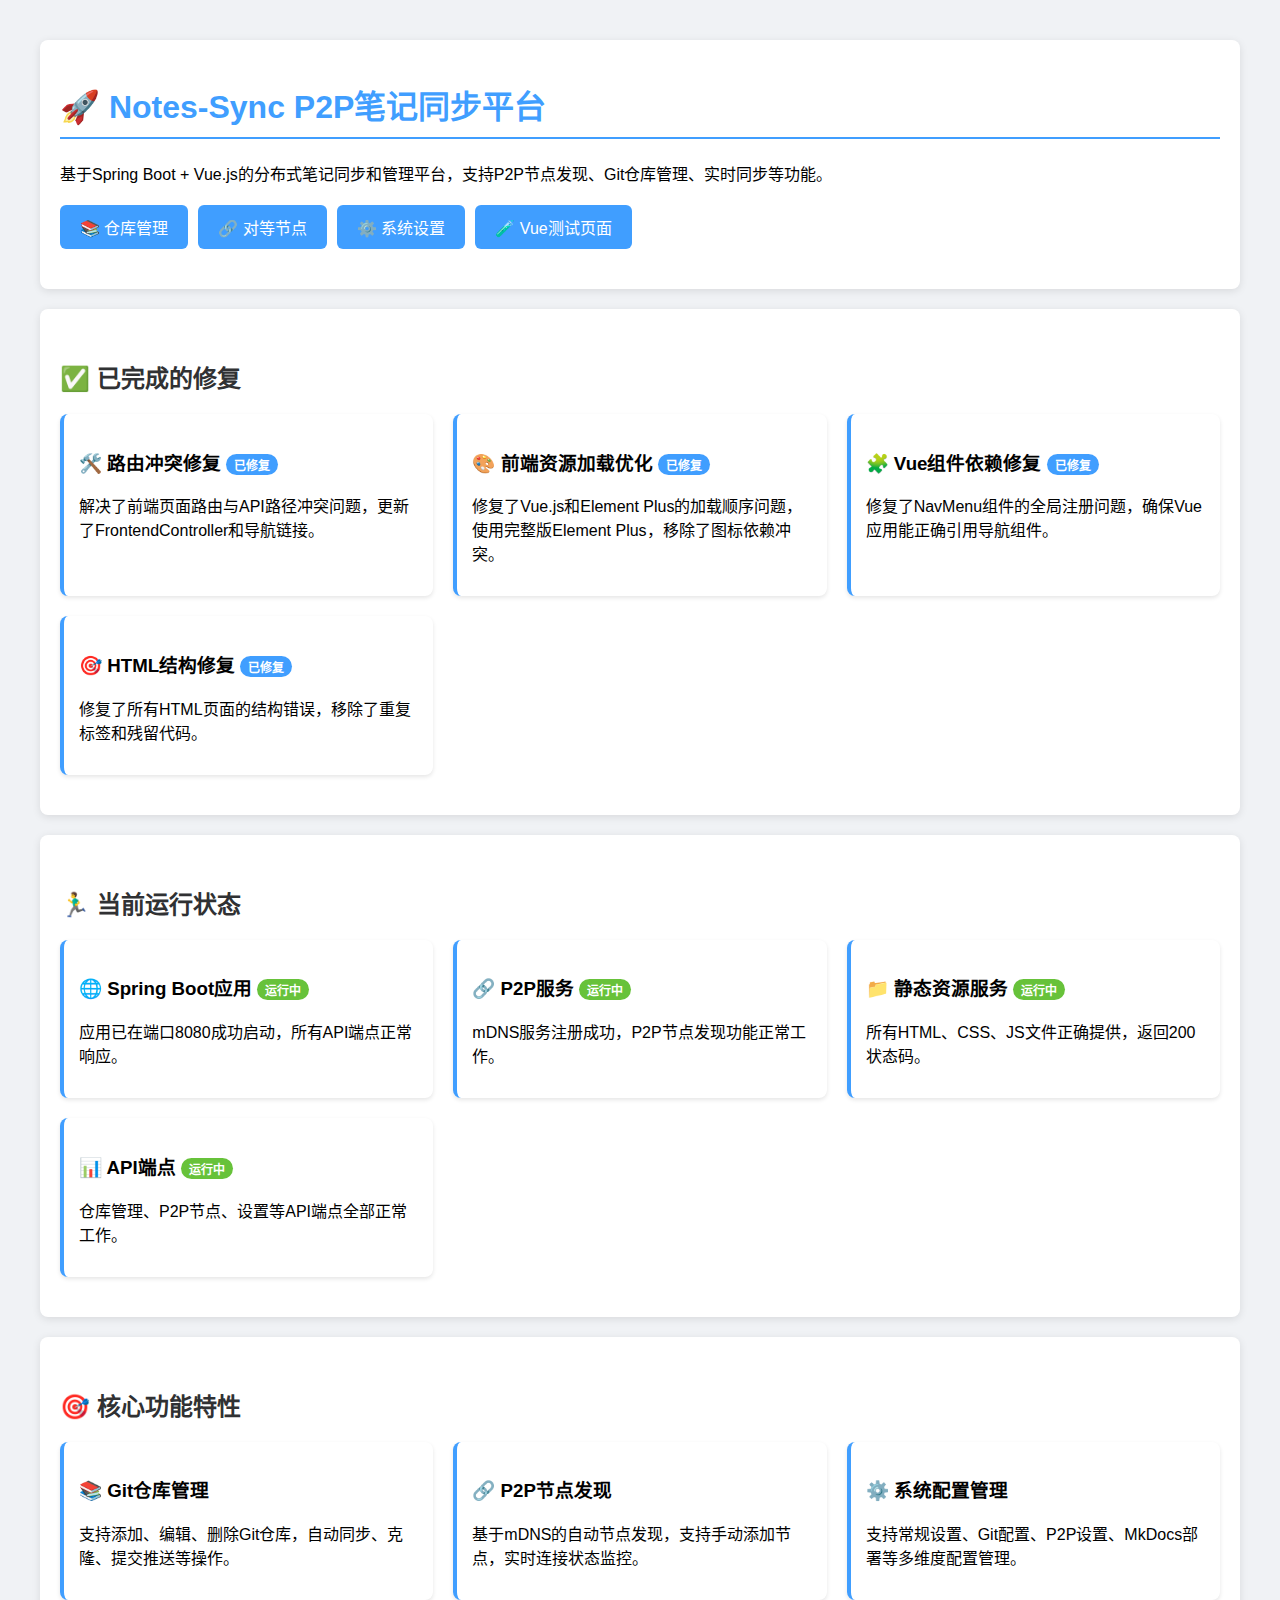
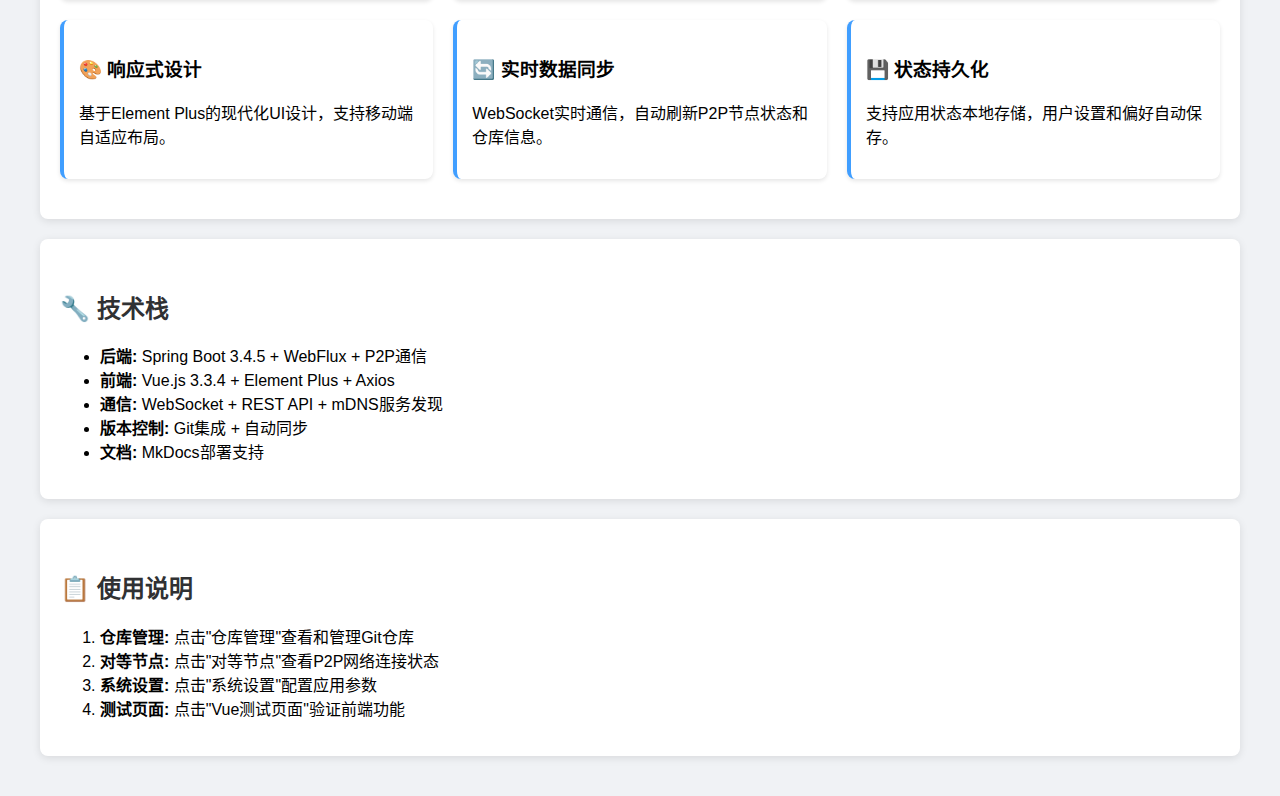
<file: src/main/resources/static/demo.html>
<!DOCTYPE html>
<html lang="zh-CN">
<head>
    <meta charset="UTF-8">
    <meta name="viewport" content="width=device-width, initial-scale=1.0">
    <title>Notes-Sync 功能演示</title>
    <style>
        body {
            font-family: -apple-system, BlinkMacSystemFont, 'Segoe UI', Roboto, Arial, sans-serif;
            max-width: 1200px;
            margin: 0 auto;
            padding: 20px;
            background: #f0f2f5;
        }
        .demo-card {
            background: white;
            padding: 20px;
            margin: 20px 0;
            border-radius: 8px;
            box-shadow: 0 2px 8px rgba(0,0,0,0.1);
        }
        .feature-list {
            display: grid;
            grid-template-columns: repeat(auto-fit, minmax(300px, 1fr));
            gap: 20px;
            margin: 20px 0;
        }
        .feature-item {
            background: white;
            padding: 15px;
            border-radius: 8px;
            box-shadow: 0 2px 4px rgba(0,0,0,0.1);
            border-left: 4px solid #409EFF;
        }
        .status-badge {
            display: inline-block;
            padding: 2px 8px;
            border-radius: 12px;
            font-size: 12px;
            font-weight: bold;
        }
        .status-working { background: #67C23A; color: white; }
        .status-fixed { background: #409EFF; color: white; }
        .status-pending { background: #E6A23C; color: white; }
        .navigation-links {
            display: flex;
            gap: 10px;
            margin: 20px 0;
        }
        .nav-link {
            display: inline-block;
            padding: 10px 20px;
            background: #409EFF;
            color: white;
            text-decoration: none;
            border-radius: 6px;
            transition: background 0.3s;
        }
        .nav-link:hover {
            background: #66b1ff;
        }
        h1 {
            color: #409EFF;
            border-bottom: 2px solid #409EFF;
            padding-bottom: 10px;
        }
        h2 {
            color: #303133;
            margin-top: 30px;
        }
    </style>
</head>
<body>
    <div class="demo-card">
        <h1>🚀 Notes-Sync P2P笔记同步平台</h1>
        <p>基于Spring Boot + Vue.js的分布式笔记同步和管理平台，支持P2P节点发现、Git仓库管理、实时同步等功能。</p>
        
        <div class="navigation-links">
            <a href="/" class="nav-link">📚 仓库管理</a>
            <a href="/peers.html" class="nav-link">🔗 对等节点</a>
            <a href="/settings.html" class="nav-link">⚙️ 系统设置</a>
            <a href="/test.html" class="nav-link">🧪 Vue测试页面</a>
        </div>
    </div>

    <div class="demo-card">
        <h2>✅ 已完成的修复</h2>
        <div class="feature-list">
            <div class="feature-item">
                <h3>🛠️ 路由冲突修复 <span class="status-badge status-fixed">已修复</span></h3>
                <p>解决了前端页面路由与API路径冲突问题，更新了FrontendController和导航链接。</p>
            </div>
            
            <div class="feature-item">
                <h3>🎨 前端资源加载优化 <span class="status-badge status-fixed">已修复</span></h3>
                <p>修复了Vue.js和Element Plus的加载顺序问题，使用完整版Element Plus，移除了图标依赖冲突。</p>
            </div>
            
            <div class="feature-item">
                <h3>🧩 Vue组件依赖修复 <span class="status-badge status-fixed">已修复</span></h3>
                <p>修复了NavMenu组件的全局注册问题，确保Vue应用能正确引用导航组件。</p>
            </div>
            
            <div class="feature-item">
                <h3>🎯 HTML结构修复 <span class="status-badge status-fixed">已修复</span></h3>
                <p>修复了所有HTML页面的结构错误，移除了重复标签和残留代码。</p>
            </div>
        </div>
    </div>

    <div class="demo-card">
        <h2>🏃‍♂️ 当前运行状态</h2>
        <div class="feature-list">
            <div class="feature-item">
                <h3>🌐 Spring Boot应用 <span class="status-badge status-working">运行中</span></h3>
                <p>应用已在端口8080成功启动，所有API端点正常响应。</p>
            </div>
            
            <div class="feature-item">
                <h3>🔗 P2P服务 <span class="status-badge status-working">运行中</span></h3>
                <p>mDNS服务注册成功，P2P节点发现功能正常工作。</p>
            </div>
            
            <div class="feature-item">
                <h3>📁 静态资源服务 <span class="status-badge status-working">运行中</span></h3>
                <p>所有HTML、CSS、JS文件正确提供，返回200状态码。</p>
            </div>
            
            <div class="feature-item">
                <h3>📊 API端点 <span class="status-badge status-working">运行中</span></h3>
                <p>仓库管理、P2P节点、设置等API端点全部正常工作。</p>
            </div>
        </div>
    </div>

    <div class="demo-card">
        <h2>🎯 核心功能特性</h2>
        <div class="feature-list">
            <div class="feature-item">
                <h3>📚 Git仓库管理</h3>
                <p>支持添加、编辑、删除Git仓库，自动同步、克隆、提交推送等操作。</p>
            </div>
            
            <div class="feature-item">
                <h3>🔗 P2P节点发现</h3>
                <p>基于mDNS的自动节点发现，支持手动添加节点，实时连接状态监控。</p>
            </div>
            
            <div class="feature-item">
                <h3>⚙️ 系统配置管理</h3>
                <p>支持常规设置、Git配置、P2P设置、MkDocs部署等多维度配置管理。</p>
            </div>
            
            <div class="feature-item">
                <h3>🎨 响应式设计</h3>
                <p>基于Element Plus的现代化UI设计，支持移动端自适应布局。</p>
            </div>
            
            <div class="feature-item">
                <h3>🔄 实时数据同步</h3>
                <p>WebSocket实时通信，自动刷新P2P节点状态和仓库信息。</p>
            </div>
            
            <div class="feature-item">
                <h3>💾 状态持久化</h3>
                <p>支持应用状态本地存储，用户设置和偏好自动保存。</p>
            </div>
        </div>
    </div>

    <div class="demo-card">
        <h2>🔧 技术栈</h2>
        <ul>
            <li><strong>后端:</strong> Spring Boot 3.4.5 + WebFlux + P2P通信</li>
            <li><strong>前端:</strong> Vue.js 3.3.4 + Element Plus + Axios</li>
            <li><strong>通信:</strong> WebSocket + REST API + mDNS服务发现</li>
            <li><strong>版本控制:</strong> Git集成 + 自动同步</li>
            <li><strong>文档:</strong> MkDocs部署支持</li>
        </ul>
    </div>

    <div class="demo-card">
        <h2>📋 使用说明</h2>
        <ol>
            <li><strong>仓库管理:</strong> 点击"仓库管理"查看和管理Git仓库</li>
            <li><strong>对等节点:</strong> 点击"对等节点"查看P2P网络连接状态</li>
            <li><strong>系统设置:</strong> 点击"系统设置"配置应用参数</li>
            <li><strong>测试页面:</strong> 点击"Vue测试页面"验证前端功能</li>
        </ol>
    </div>
</body>
</html>
</file>
